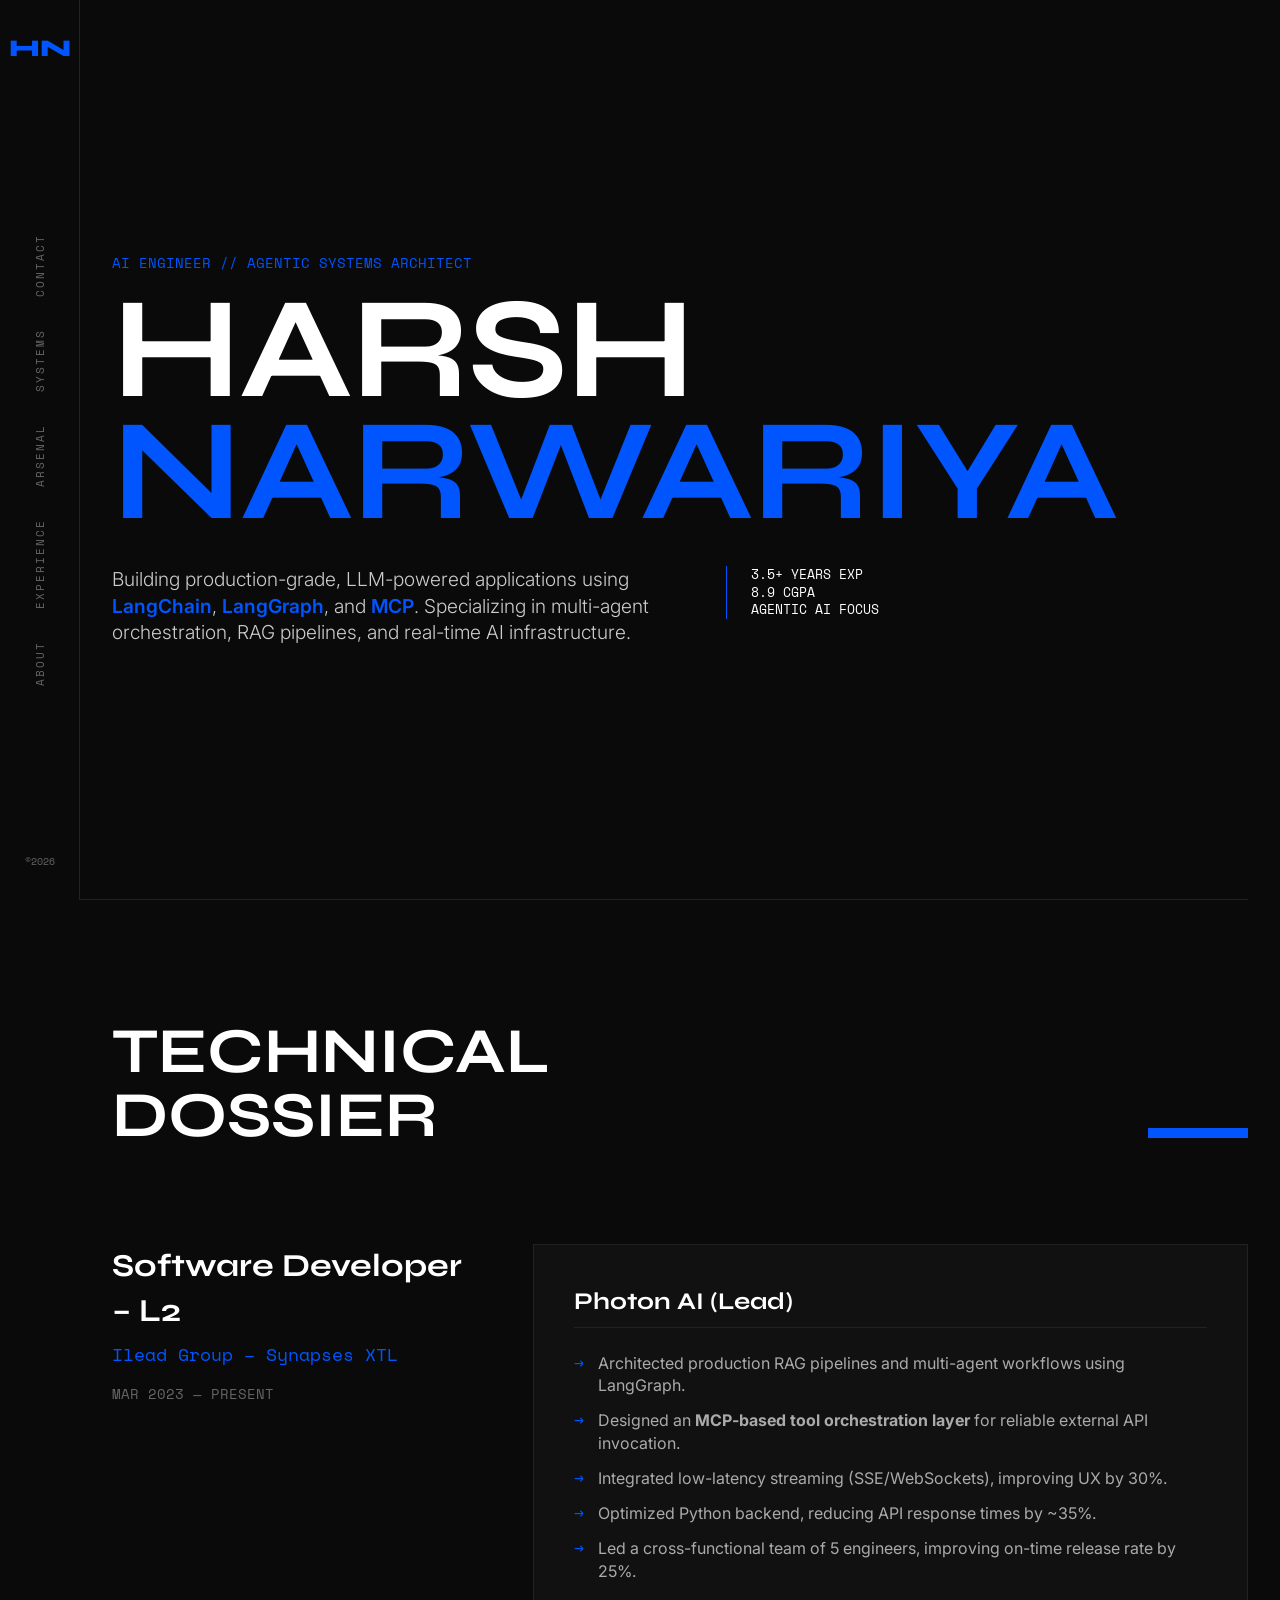
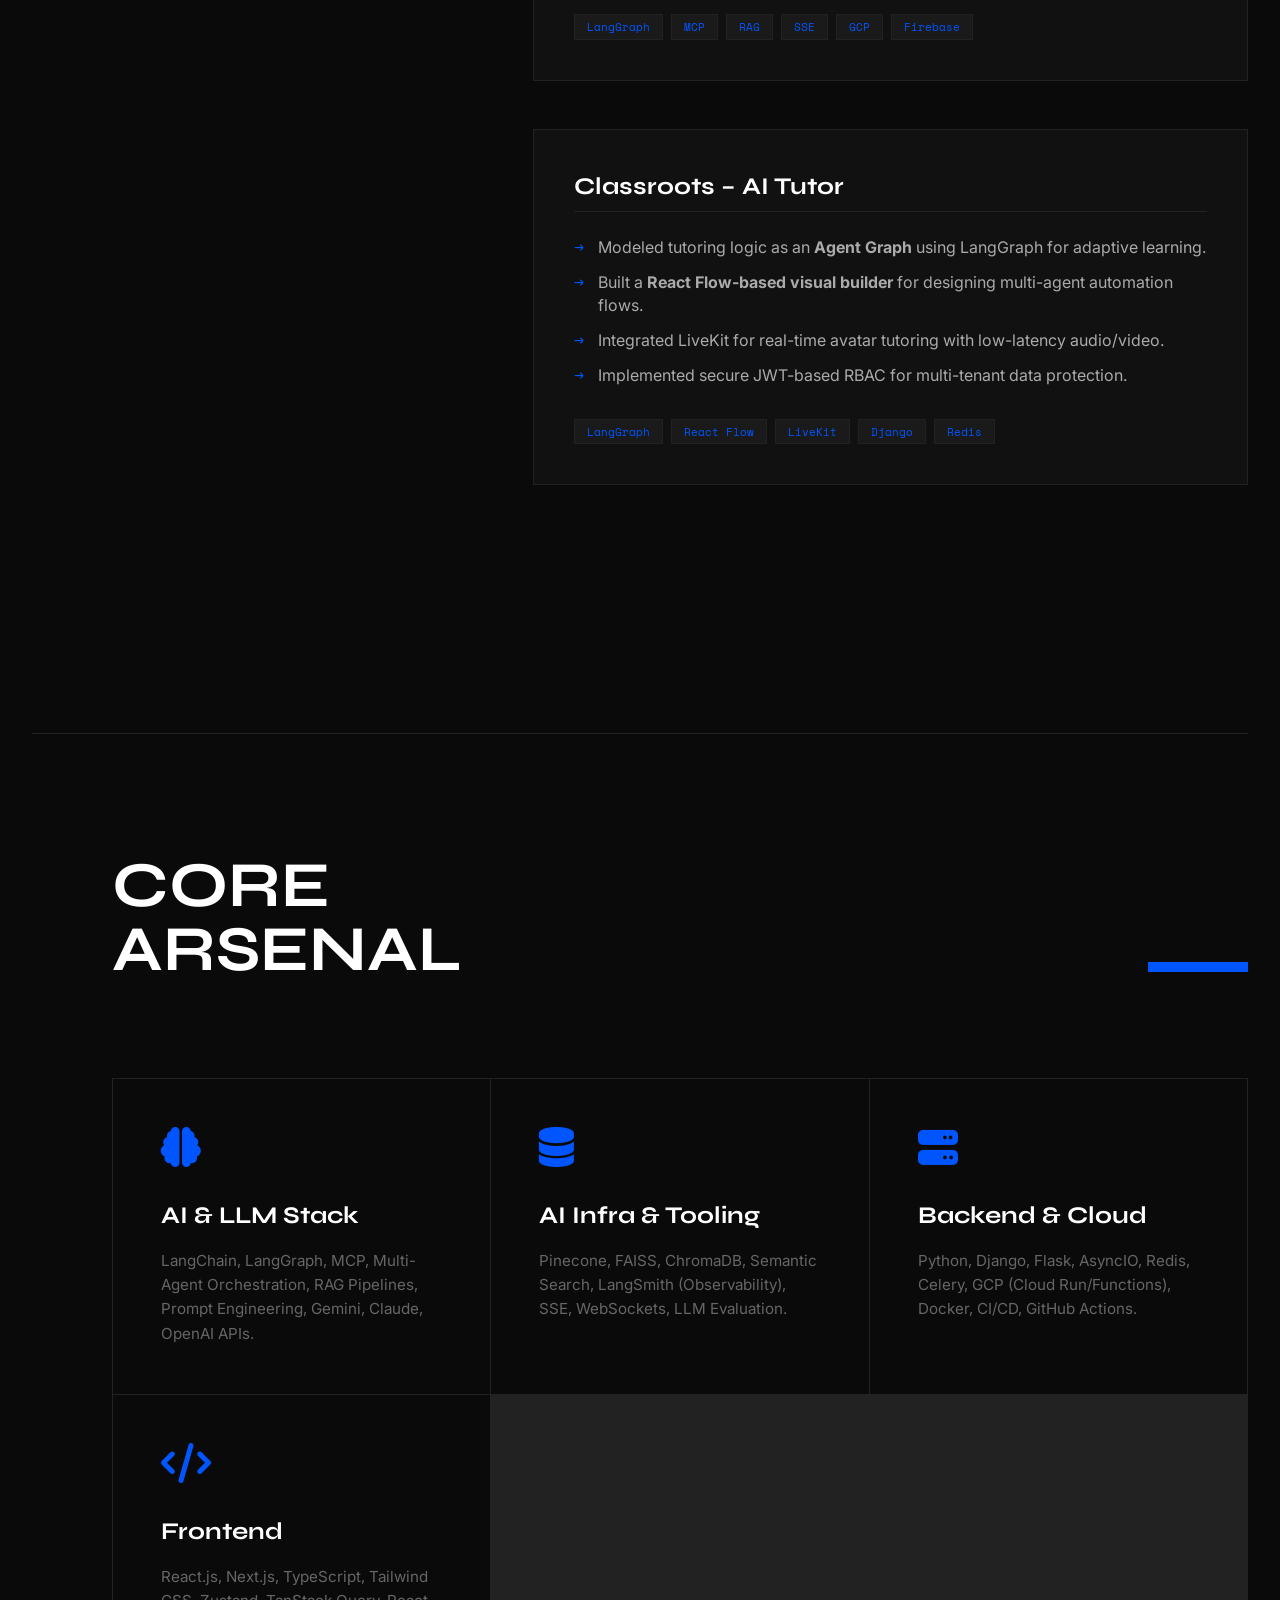
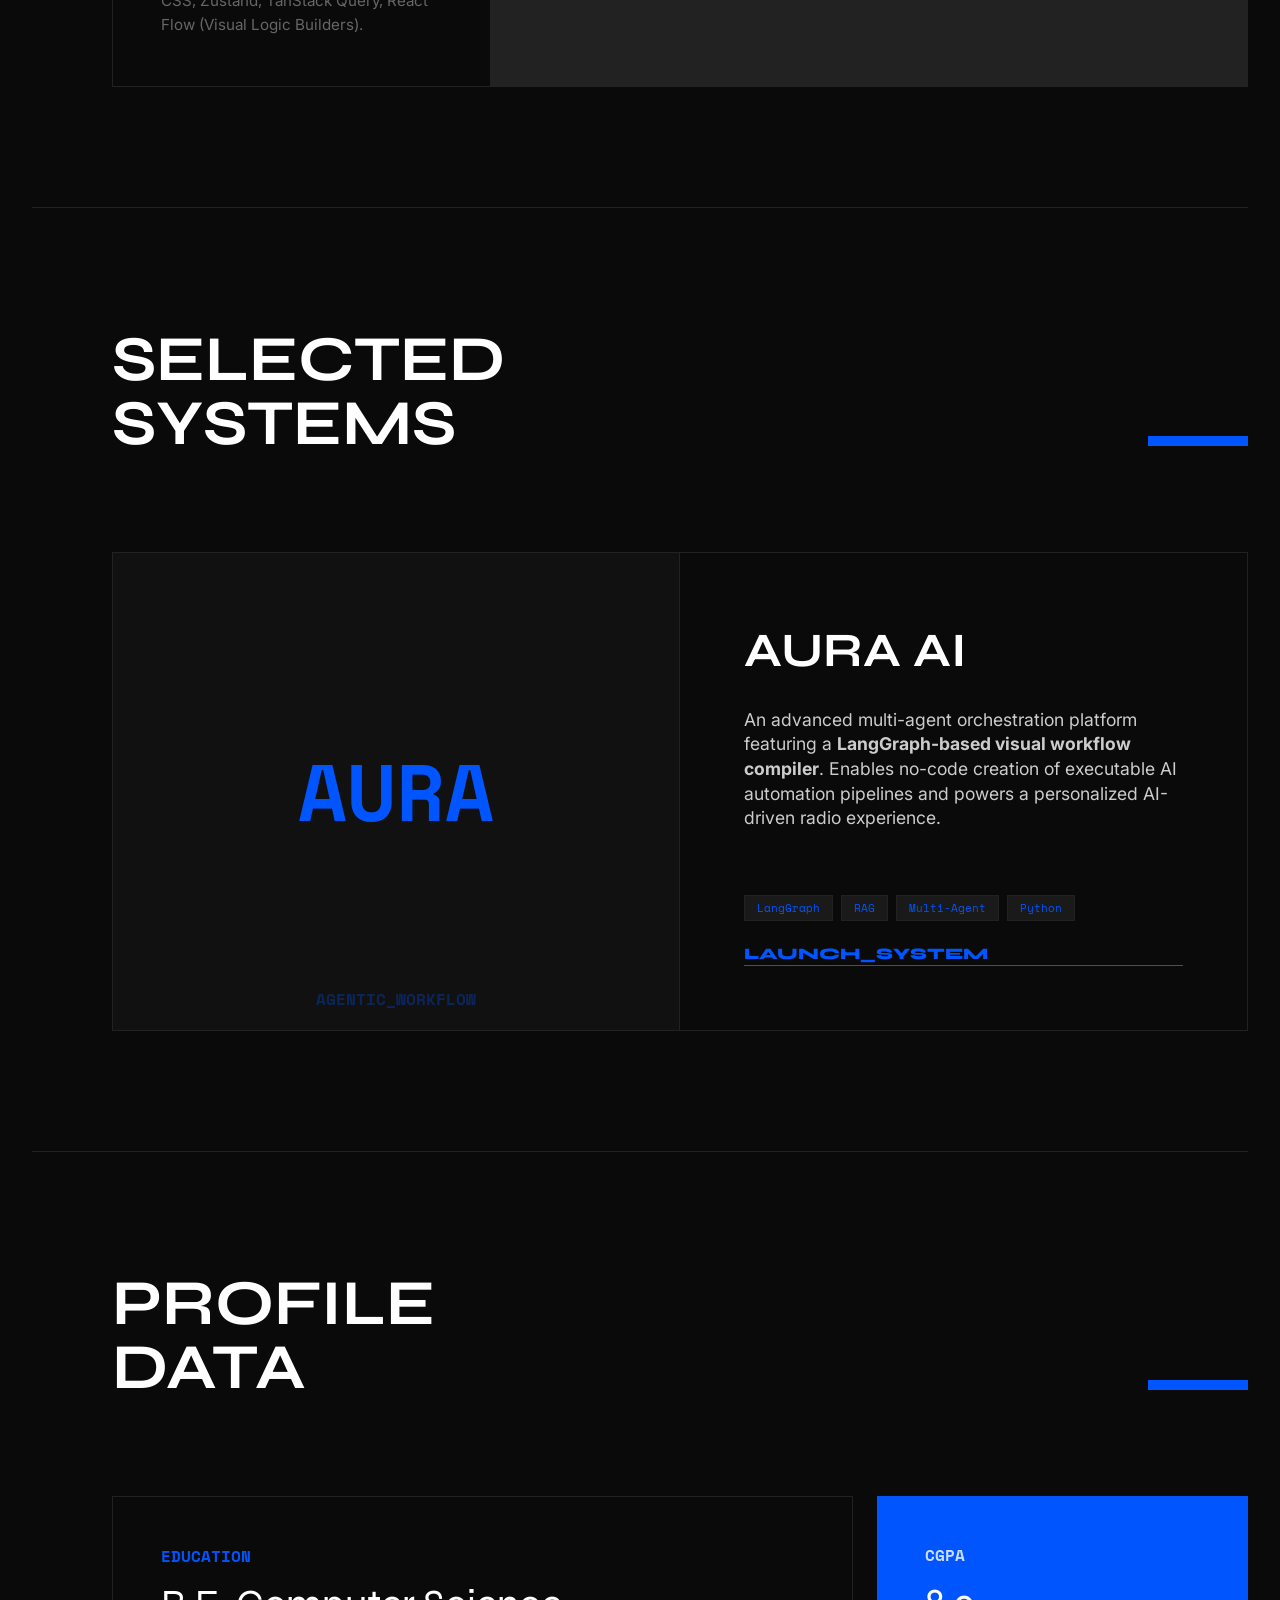
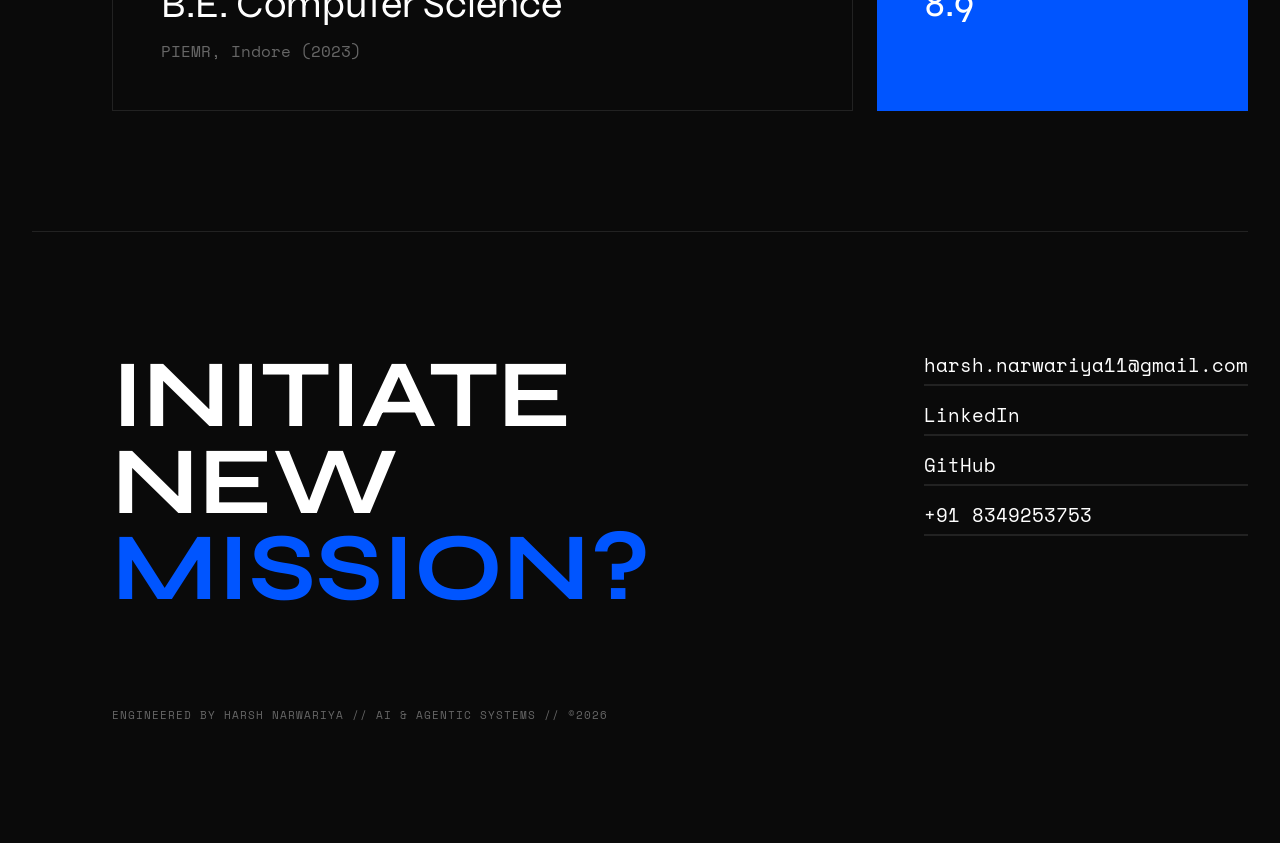
<file: ai-portfolio.html>
<!DOCTYPE html>
<html lang="en">

<head>
    <meta charset="UTF-8">
    <meta name="viewport" content="width=device-width, initial-scale=1.0">
    <title>Harsh Narwariya | AI Engineer</title>
    <link rel="stylesheet" href="https://cdnjs.cloudflare.com/ajax/libs/font-awesome/6.4.0/css/all.min.css">
    <link
        href="https://fonts.googleapis.com/css2?family=Syne:wght@700;800&family=Inter:wght@300;400;600;800&family=Space+Mono&display=swap"
        rel="stylesheet">

    <style>
        :root {
            --bg: #0a0a0a;
            --text: #ffffff;
            --accent: #0055ff; /* Electric Blue */
            --dim: #666666;
            --border: #222222;
            --font-head: "Syne", sans-serif;
            --font-body: "Inter", sans-serif;
            --font-mono: "Space Mono", monospace;
        }

        * {
            margin: 0;
            padding: 0;
            box-sizing: border-box;
        }

        ::-webkit-scrollbar {
            width: 5px;
        }

        ::-webkit-scrollbar-track {
            background: var(--bg);
        }

        ::-webkit-scrollbar-thumb {
            background: var(--accent);
        }

        body {
            background-color: var(--bg);
            color: var(--text);
            font-family: var(--font-body);
            overflow-x: hidden;
            line-height: 1.4;
        }

        /* Noise Overlay */
        body::after {
            content: "";
            position: fixed;
            top: 0;
            left: 0;
            width: 100%;
            height: 100%;
            background: url("https://grainy-gradients.vercel.app/noise.svg");
            opacity: 0.03;
            pointer-events: none;
            z-index: 9999;
        }

        .container {
            max-width: 1400px;
            margin: 0 auto;
            padding: 0 2rem;
        }

        /* Vertical Nav Strip */
        .side-nav {
            position: fixed;
            left: 0;
            top: 0;
            height: 100vh;
            width: 80px;
            border-right: 1px solid var(--border);
            display: flex;
            flex-direction: column;
            align-items: center;
            justify-content: space-between;
            padding: 2rem 0;
            z-index: 1000;
            background: var(--bg);
        }

        .nav-logo {
            font-family: var(--font-head);
            font-weight: 800;
            font-size: 1.5rem;
            color: var(--accent);
            text-decoration: none;
        }

        .nav-link-wrapper {
            transform: rotate(-90deg);
            display: flex;
            gap: 2rem;
            white-space: nowrap;
        }

        .nav-link-wrapper a {
            text-decoration: none;
            color: var(--dim);
            font-family: var(--font-mono);
            font-size: 0.7rem;
            text-transform: uppercase;
            letter-spacing: 2px;
            transition: 0.3s;
        }

        .nav-link-wrapper a:hover {
            color: var(--accent);
        }

        /* Hero Section */
        .hero {
            min-height: 100vh;
            padding-left: 80px;
            display: flex;
            flex-direction: column;
            justify-content: center;
        }

        .hero-label {
            font-family: var(--font-mono);
            color: var(--accent);
            font-size: 0.9rem;
            margin-bottom: 1rem;
            display: block;
        }

        .hero h1 {
            font-family: var(--font-head);
            font-size: clamp(3.5rem, 12vw, 9rem);
            line-height: 0.85;
            text-transform: uppercase;
            letter-spacing: -2px;
        }

        .hero-flex {
            display: flex;
            align-items: flex-start;
            gap: 4rem;
            margin-top: 2rem;
            flex-wrap: wrap;
        }

        .hero-sub {
            max-width: 550px;
            font-size: 1.2rem;
            font-weight: 300;
            color: #ccc;
        }

        .hero-sub strong {
            color: var(--accent);
            font-weight: 600;
        }

        .hero-stats {
            font-family: var(--font-mono);
            font-size: 0.8rem;
            border-left: 1px solid var(--accent);
            padding-left: 1.5rem;
        }

        /* Section Styling */
        section {
            padding: 120px 0 120px 80px;
            border-bottom: 1px solid var(--border);
        }

        .section-header {
            margin-bottom: 6rem;
            display: flex;
            justify-content: space-between;
            align-items: flex-end;
        }

        .section-header h2 {
            font-family: var(--font-head);
            font-size: clamp(2rem, 6vw, 4rem);
            text-transform: uppercase;
            line-height: 1;
        }

        .section-header .dash {
            width: 100px;
            height: 10px;
            background: var(--accent);
            margin-bottom: 10px;
        }

        /* Experience: Technical Dossier */
        .dossier-item {
            margin-bottom: 8rem;
        }

        .dossier-main {
            display: grid;
            grid-template-columns: 1fr 2fr;
            gap: 4rem;
        }

        .dossier-meta {
            position: sticky;
            top: 100px;
            height: fit-content;
        }

        .dossier-meta h3 {
            font-family: var(--font-head);
            font-size: 2rem;
            margin-bottom: 0.5rem;
        }

        .dossier-meta .company {
            font-family: var(--font-mono);
            color: var(--accent);
            font-size: 1.1rem;
            display: block;
            margin-bottom: 1rem;
        }

        .dossier-meta .date {
            color: var(--dim);
            font-size: 0.9rem;
            font-family: var(--font-mono);
        }

        .dossier-content {
            display: grid;
            grid-template-columns: 1fr;
            gap: 3rem;
        }

        .module-card {
            background: #111;
            border: 1px solid var(--border);
            padding: 2.5rem;
            transition: 0.4s;
            position: relative;
        }

        .module-card:hover {
            border-color: var(--accent);
            transform: translateX(10px);
        }

        .module-card h4 {
            font-family: var(--font-head);
            font-size: 1.5rem;
            margin-bottom: 1.5rem;
            color: var(--text);
            border-bottom: 1px solid var(--border);
            padding-bottom: 0.5rem;
        }

        .module-card ul {
            list-style: none;
            font-size: 1rem;
            color: #aaa;
        }

        .module-card li {
            margin-bottom: 0.8rem;
            padding-left: 1.5rem;
            position: relative;
        }

        .module-card li::before {
            content: "→";
            position: absolute;
            left: 0;
            color: var(--accent);
            font-family: var(--font-mono);
        }

        .tag-cloud {
            display: flex;
            flex-wrap: wrap;
            gap: 0.5rem;
            margin-top: 2rem;
        }

        .tag-cloud span {
            font-family: var(--font-mono);
            font-size: 0.7rem;
            padding: 4px 12px;
            background: #1a1a1a;
            border: 1px solid var(--border);
            color: var(--accent);
        }

        /* Skills Grid */
        .skills-matrix {
            display: grid;
            grid-template-columns: repeat(auto-fit, minmax(300px, 1fr));
            gap: 1px;
            background: var(--border);
            border: 1px solid var(--border);
        }

        .skill-cell {
            background: var(--bg);
            padding: 3rem;
            transition: 0.3s;
        }

        .skill-cell:hover {
            background: var(--accent);
        }

        .skill-cell:hover * {
            color: white !important;
        }

        .skill-cell i {
            font-size: 2.5rem;
            color: var(--accent);
            margin-bottom: 2rem;
        }

        .skill-cell h3 {
            font-family: var(--font-head);
            font-size: 1.5rem;
            margin-bottom: 1rem;
        }

        .skill-cell p {
            color: var(--dim);
            font-size: 0.95rem;
            line-height: 1.6;
        }

        /* Projects Section */
        .project-grid {
            display: grid;
            grid-template-columns: 1fr;
            gap: 4rem;
        }

        .project-featured {
            display: grid;
            grid-template-columns: 1fr 1fr;
            border: 1px solid var(--border);
            min-height: 450px;
        }

        .proj-img {
            background: #111;
            display: flex;
            align-items: center;
            justify-content: center;
            font-family: var(--font-mono);
            color: var(--accent);
            font-size: 5rem;
            font-weight: 800;
            border-right: 1px solid var(--border);
            position: relative;
            overflow: hidden;
        }

        .proj-img::after {
            content: "AGENTIC_WORKFLOW";
            position: absolute;
            font-size: 1rem;
            bottom: 20px;
            opacity: 0.3;
        }

        .proj-info {
            padding: 4rem;
            display: flex;
            flex-direction: column;
            justify-content: center;
        }

        .proj-info h3 {
            font-family: var(--font-head);
            font-size: 3rem;
            margin-bottom: 1.5rem;
        }

        .proj-info p {
            font-size: 1.1rem;
            color: #ccc;
            margin-bottom: 2rem;
        }

        /* Education & Info */
        .info-grid {
            display: grid;
            grid-template-columns: 2fr 1fr;
            gap: 1.5rem;
        }

        .info-box {
            border: 1px solid var(--border);
            padding: 3rem;
        }

        .info-box.accent {
            background: var(--accent);
            border: none;
        }

        .info-box h4 {
            font-family: var(--font-mono);
            color: var(--accent);
            margin-bottom: 1rem;
            text-transform: uppercase;
        }

        .info-box.accent h4 {
            color: white;
            opacity: 0.8;
        }

        .info-box .val {
            font-family: var(--font-head);
            font-size: 2.5rem;
            line-height: 1;
        }

        /* Footer */
        footer {
            padding: 120px 0 120px 80px;
        }

        .footer-wrap {
            display: flex;
            justify-content: space-between;
            align-items: flex-start;
            flex-wrap: wrap;
            gap: 4rem;
        }

        .footer-cta h2 {
            font-family: var(--font-head);
            font-size: clamp(3rem, 8vw, 6rem);
            line-height: 0.9;
            text-transform: uppercase;
        }

        .footer-socials {
            display: flex;
            flex-direction: column;
            gap: 1rem;
        }

        .footer-socials a {
            font-family: var(--font-mono);
            color: var(--text);
            text-decoration: none;
            font-size: 1.2rem;
            border-bottom: 2px solid var(--border);
            padding-bottom: 5px;
            transition: 0.3s;
        }

        .footer-socials a:hover {
            color: var(--accent);
            border-color: var(--accent);
        }

        /* Animations */
        .reveal {
            opacity: 0;
            transform: translateY(40px);
            transition: 0.8s cubic-bezier(0.2, 1, 0.3, 1);
        }

        .reveal.active {
            opacity: 1;
            transform: translateY(0);
        }

        @media (max-width: 992px) {
            .side-nav {
                display: none;
            }

            section,
            .hero,
            footer {
                padding-left: 2rem;
            }

            .dossier-main {
                grid-template-columns: 1fr;
            }

            .project-featured {
                grid-template-columns: 1fr;
            }

            .proj-img {
                height: 200px;
                border-right: none;
                border-bottom: 1px solid var(--border);
            }

            .info-grid {
                grid-template-columns: 1fr;
            }
        }
    </style>
</head>

<body>

    <nav class="side-nav">
        <a href="#" class="nav-logo">HN</a>
        <div class="nav-link-wrapper">
            <a href="#about">About</a>
            <a href="#experience">Experience</a>
            <a href="#skills">Arsenal</a>
            <a href="#projects">Systems</a>
            <a href="#contact">Contact</a>
        </div>
        <div style="font-family: var(--font-mono); font-size: 0.6rem; color: var(--dim);">©2026</div>
    </nav>

    <main class="container">

        <section class="hero" id="about">
            <span class="hero-label reveal">AI ENGINEER // AGENTIC SYSTEMS ARCHITECT</span>
            <h1 class="reveal">HARSH<br><span style="color: var(--accent);">NARWARIYA</span></h1>
            <div class="hero-flex reveal">
                <p class="hero-sub">
                    Building production-grade, LLM-powered applications using <strong>LangChain</strong>,
                    <strong>LangGraph</strong>, and <strong>MCP</strong>. Specializing in multi-agent orchestration,
                    RAG pipelines, and real-time AI infrastructure.
                </p>
                <div class="hero-stats">
                    <div>3.5+ YEARS EXP</div>
                    <div>8.9 CGPA</div>
                    <div>AGENTIC AI FOCUS</div>
                </div>
            </div>
        </section>

        <section id="experience">
            <div class="section-header reveal">
                <h2>Technical<br>Dossier</h2>
                <div class="dash"></div>
            </div>

            <div class="dossier-item reveal">
                <div class="dossier-main">
                    <div class="dossier-meta">
                        <h3>Software Developer – L2</h3>
                        <span class="company">Ilead Group – Synapses XTL</span>
                        <span class="date">MAR 2023 — PRESENT</span>
                    </div>
                    <div class="dossier-content">
                        <!-- Photon AI -->
                        <div class="module-card">
                            <h4>Photon AI (Lead)</h4>
                            <ul>
                                <li>Architected production RAG pipelines and multi-agent workflows using LangGraph.</li>
                                <li>Designed an <strong>MCP-based tool orchestration layer</strong> for reliable external API invocation.</li>
                                <li>Integrated low-latency streaming (SSE/WebSockets), improving UX by 30%.</li>
                                <li>Optimized Python backend, reducing API response times by ~35%.</li>
                                <li>Led a cross-functional team of 5 engineers, improving on-time release rate by 25%.</li>
                            </ul>
                            <div class="tag-cloud">
                                <span>LangGraph</span><span>MCP</span><span>RAG</span><span>SSE</span><span>GCP</span><span>Firebase</span>
                            </div>
                        </div>

                        <!-- Classroots -->
                        <div class="module-card">
                            <h4>Classroots – AI Tutor</h4>
                            <ul>
                                <li>Modeled tutoring logic as an <strong>Agent Graph</strong> using LangGraph for adaptive learning.</li>
                                <li>Built a <strong>React Flow-based visual builder</strong> for designing multi-agent automation flows.</li>
                                <li>Integrated LiveKit for real-time avatar tutoring with low-latency audio/video.</li>
                                <li>Implemented secure JWT-based RBAC for multi-tenant data protection.</li>
                            </ul>
                            <div class="tag-cloud">
                                <span>LangGraph</span><span>React Flow</span><span>LiveKit</span><span>Django</span><span>Redis</span>
                            </div>
                        </div>
                    </div>
                </div>
            </div>
        </section>

        <section id="skills">
            <div class="section-header reveal">
                <h2>Core<br>Arsenal</h2>
                <div class="dash"></div>
            </div>
            <div class="skills-matrix reveal">
                <div class="skill-cell">
                    <i class="fas fa-brain"></i>
                    <h3>AI & LLM Stack</h3>
                    <p>LangChain, LangGraph, MCP, Multi-Agent Orchestration, RAG Pipelines, Prompt Engineering, Gemini, Claude, OpenAI APIs.</p>
                </div>
                <div class="skill-cell">
                    <i class="fas fa-database"></i>
                    <h3>AI Infra & Tooling</h3>
                    <p>Pinecone, FAISS, ChromaDB, Semantic Search, LangSmith (Observability), SSE, WebSockets, LLM Evaluation.</p>
                </div>
                <div class="skill-cell">
                    <i class="fas fa-server"></i>
                    <h3>Backend & Cloud</h3>
                    <p>Python, Django, Flask, AsyncIO, Redis, Celery, GCP (Cloud Run/Functions), Docker, CI/CD, GitHub Actions.</p>
                </div>
                <div class="skill-cell">
                    <i class="fas fa-code"></i>
                    <h3>Frontend</h3>
                    <p>React.js, Next.js, TypeScript, Tailwind CSS, Zustand, TanStack Query, React Flow (Visual Logic Builders).</p>
                </div>
            </div>
        </section>

        <section id="projects">
            <div class="section-header reveal">
                <h2>Selected<br>Systems</h2>
                <div class="dash"></div>
            </div>
            <div class="project-grid">
                <div class="project-featured reveal">
                    <div class="proj-img">AURA</div>
                    <div class="proj-info">
                        <h3>AURA AI</h3>
                        <p>An advanced multi-agent orchestration platform featuring a <strong>LangGraph-based visual workflow compiler</strong>. Enables no-code creation of executable AI automation pipelines and powers a personalized AI-driven radio experience.</p>
                        <div class="tag-cloud">
                            <span>LangGraph</span><span>RAG</span><span>Multi-Agent</span><span>Python</span>
                        </div>
                        <br>
                        <a href="https://aura-ai-hypen.netlify.app/" target="_blank" class="nav-logo" style="font-size: 1rem; border-bottom: 1px solid var(--accent);">LAUNCH_SYSTEM</a>
                    </div>
                </div>
            </div>
        </section>

        <section id="info">
            <div class="section-header reveal">
                <h2>Profile<br>Data</h2>
                <div class="dash"></div>
            </div>
            <div class="info-grid reveal">
                <div class="info-box">
                    <h4>Education</h4>
                    <span class="val">B.E. Computer Science</span>
                    <p style="color: var(--dim); margin-top: 1rem; font-family: var(--font-mono);">PIEMR, Indore (2023)</p>
                </div>
                <div class="info-box accent">
                    <h4>CGPA</h4>
                    <span class="val" style="color: white;">8.9</span>
                </div>
            </div>
        </section>

        <footer id="contact">
            <div class="footer-wrap reveal">
                <div class="footer-cta">
                    <h2>INITIATE<br>NEW<br><span style="color: var(--accent);">MISSION?</span></h2>
                </div>
                <div class="footer-socials">
                    <a href="mailto:harsh.narwariya11@gmail.com">harsh.narwariya11@gmail.com</a>
                    <a href="https://www.linkedin.com/in/harsh-narwariya-208876202/" target="_blank">LinkedIn</a>
                    <a href="https://github.com/HarshNarwariya" target="_blank">GitHub</a>
                    <a href="tel:+918349253753">+91 8349253753</a>
                </div>
            </div>
            <p style="margin-top: 6rem; font-family: var(--font-mono); font-size: 0.7rem; color: var(--dim); letter-spacing: 1px;">
                ENGINEERED BY HARSH NARWARIYA // AI & AGENTIC SYSTEMS // ©2026
            </p>
        </footer>

    </main>

    <script>
        // Reveal Observer
        const observer = new IntersectionObserver(
            (entries) => {
                entries.forEach((entry) => {
                    if (entry.isIntersecting) {
                        entry.target.classList.add("active");
                    }
                });
            },
            { threshold: 0.1 },
        );

        document.querySelectorAll(".reveal").forEach((el) => observer.observe(el));

        // Smooth Scroll
        document.querySelectorAll('a[href^="#"]').forEach((anchor) => {
            anchor.addEventListener("click", function (e) {
                e.preventDefault();
                const target = document.querySelector(this.getAttribute("href"));
                if (target) {
                    target.scrollIntoView({
                        behavior: "smooth",
                    });
                }
            });
        });
    </script>
</body>

</html>
</file>
